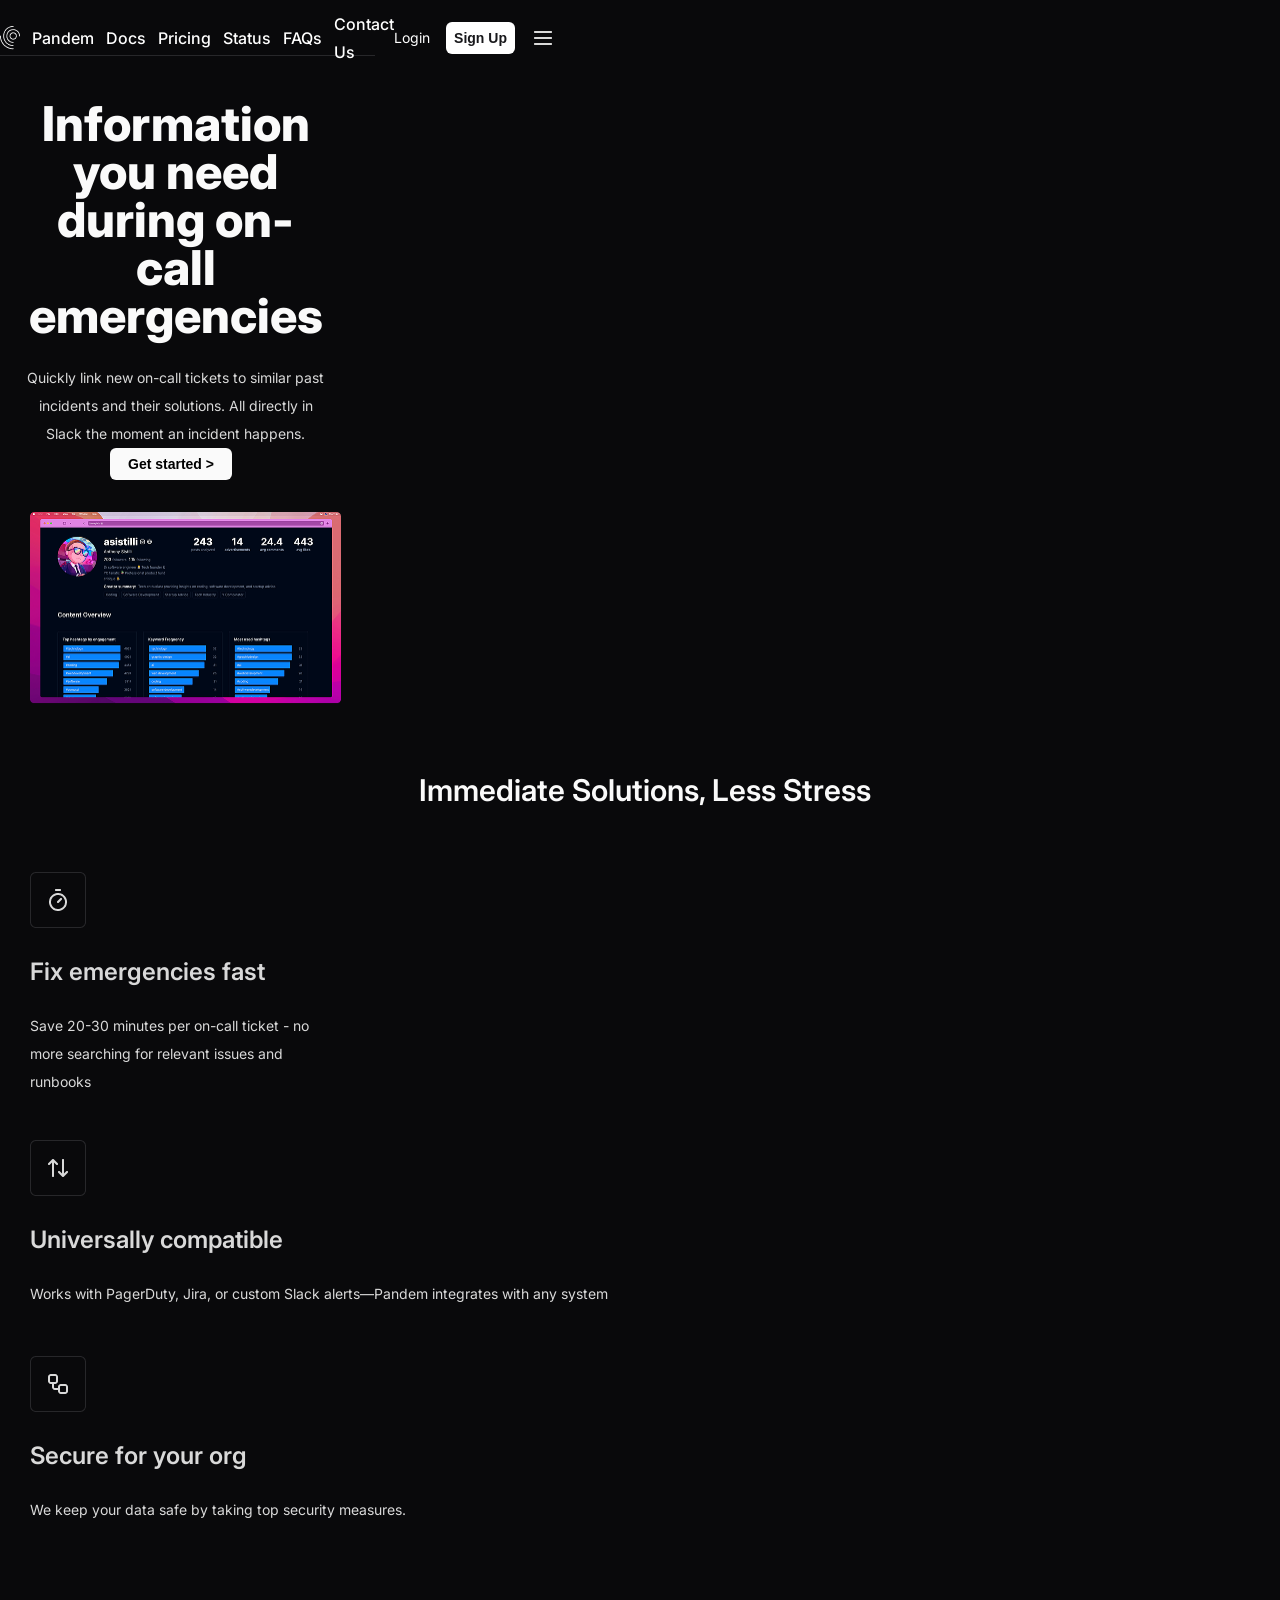
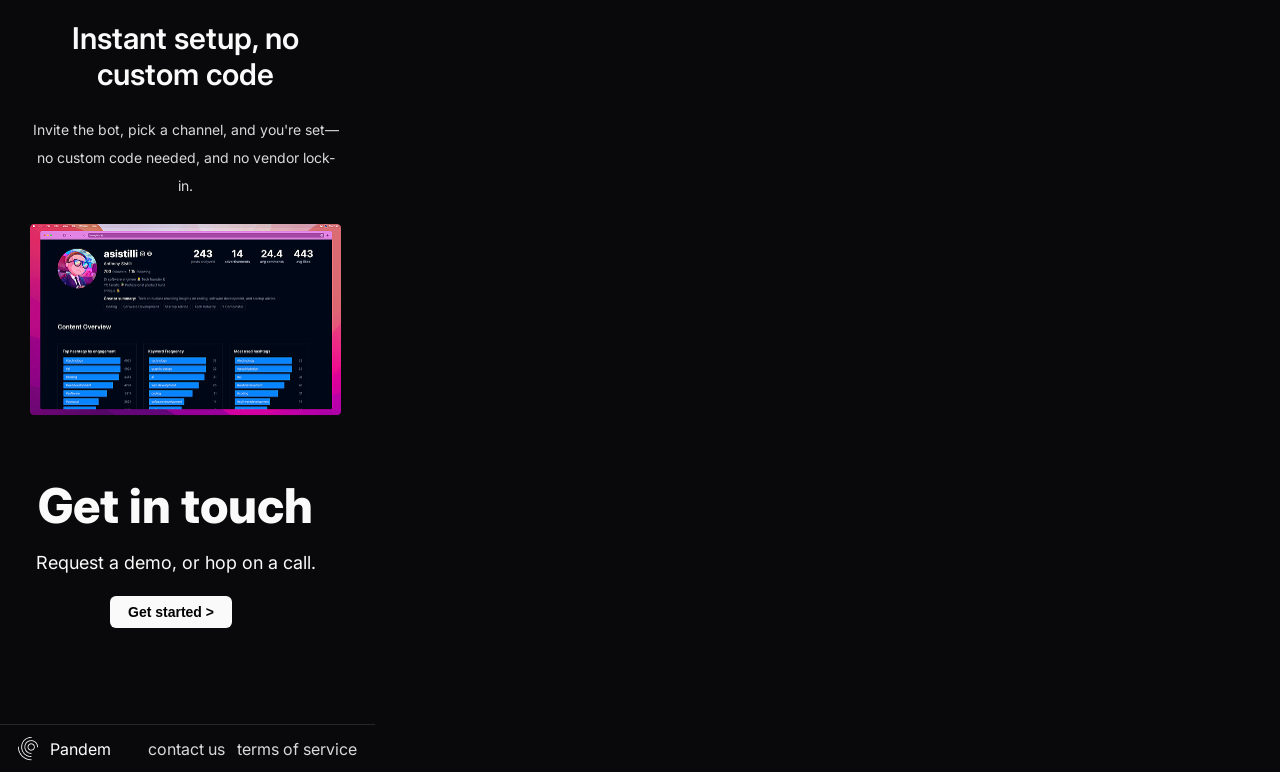
<file: index.html>
<!DOCTYPE html>
<html lang="en">
<head>
    <meta charset="UTF-8">
    <meta name="viewport" content="width=device-width, initial-scale=1.0">
    <title>IA2 - Examen HTML/CSS/RSS</title>
    <link rel="stylesheet" href="estilos.css">
    <link href="https://fonts.googleapis.com/css2?family=Inter:ital,opsz,wght@0,14..32,100..900;1,14..32,100..900&display=swap" rel="stylesheet">
</head>
<body>
    <header>
        <div class="headerizq">
            <img src="imagenes/Logo.png" alt="Logo">
            <span>Pandem</span>
            <span class="escondido">Docs</span>
            <span class="escondido">Pricing</span>
            <span class="escondido">Status</span>
            <span class="escondido">FAQs</span>
            <span class="escondido">Contact Us</span>
        </div>
        <div class="headerder">
            <p>Login</p>
            <button>Sign Up</button>
            <img src="imagenes/igual.png" alt="Igual">
        </div>
    </header>
    <main>
        <div class="infoimportante">
            <h1>Information you need during on-call emergencies</h1>
            <p>Quickly link new on-call tickets to similar past incidents and their solutions. All directly in Slack the moment an incident happens.</p>
        </div>
        <div class="empieza">
            <button>Get started  ></button>
        </div>
        <div class="estadistica">
            <img src="imagenes/estadisticas.png" alt="estadisticas">
        </div>
        <div class="Soluciones">
            <h2>Immediate Solutions, Less Stress</h2>
        </div>
        <div class="Solucionesdiv">
                <div class="Solucion1">
                    <img src="imagenes/tiempoicono.png" alt="Icono del tiempo">
                    <h3>Fix emergencies fast</h3>
                    <p>Save 20-30 minutes per on-call ticket - no more searching for relevant issues and runbooks</p>
                </div>
                <div class="Solucion2">
                    <img src="imagenes/flechasicono.png" alt="Icono de flechas">
                    <h3>Universally compatible</h3>
                    <p>Works with PagerDuty, Jira, or custom Slack alerts—Pandem integrates with any system</p>
                </div>
                <div class="Solucion3">
                    <img src="imagenes/seguridad.png" alt="Icono de seguridad">
                    <h3>Secure for your org</h3>
                    <p>We keep your data safe by taking top security measures.</p>
                </div>
        </div>                 
        </div>
        <div class="Setup">
            <h2>Instant setup, no custom code</h2>
            <p>Invite the bot, pick a channel, and you're set—no custom code needed, and no vendor lock-in.</p>
            <img src="imagenes/estadisticas.png" alt="estadisticas">
        </div>
        <div class="Contacta">
            <h1>Get in touch</h1>
            <h5>Request a demo, or hop on a call.</h5>
            <button>Get started  ></button>
        </div>
    </main>
    <footer>
        <div class="Pie">
            <img src="imagenes/Logo.png" alt="Logo">
            <span>Pandem</span>
        </div>
        <div class="Servicios">
            <p>contact us</p>
            <p>terms of service</p>
        </div>
    </footer>
</body>
</html>
</file>
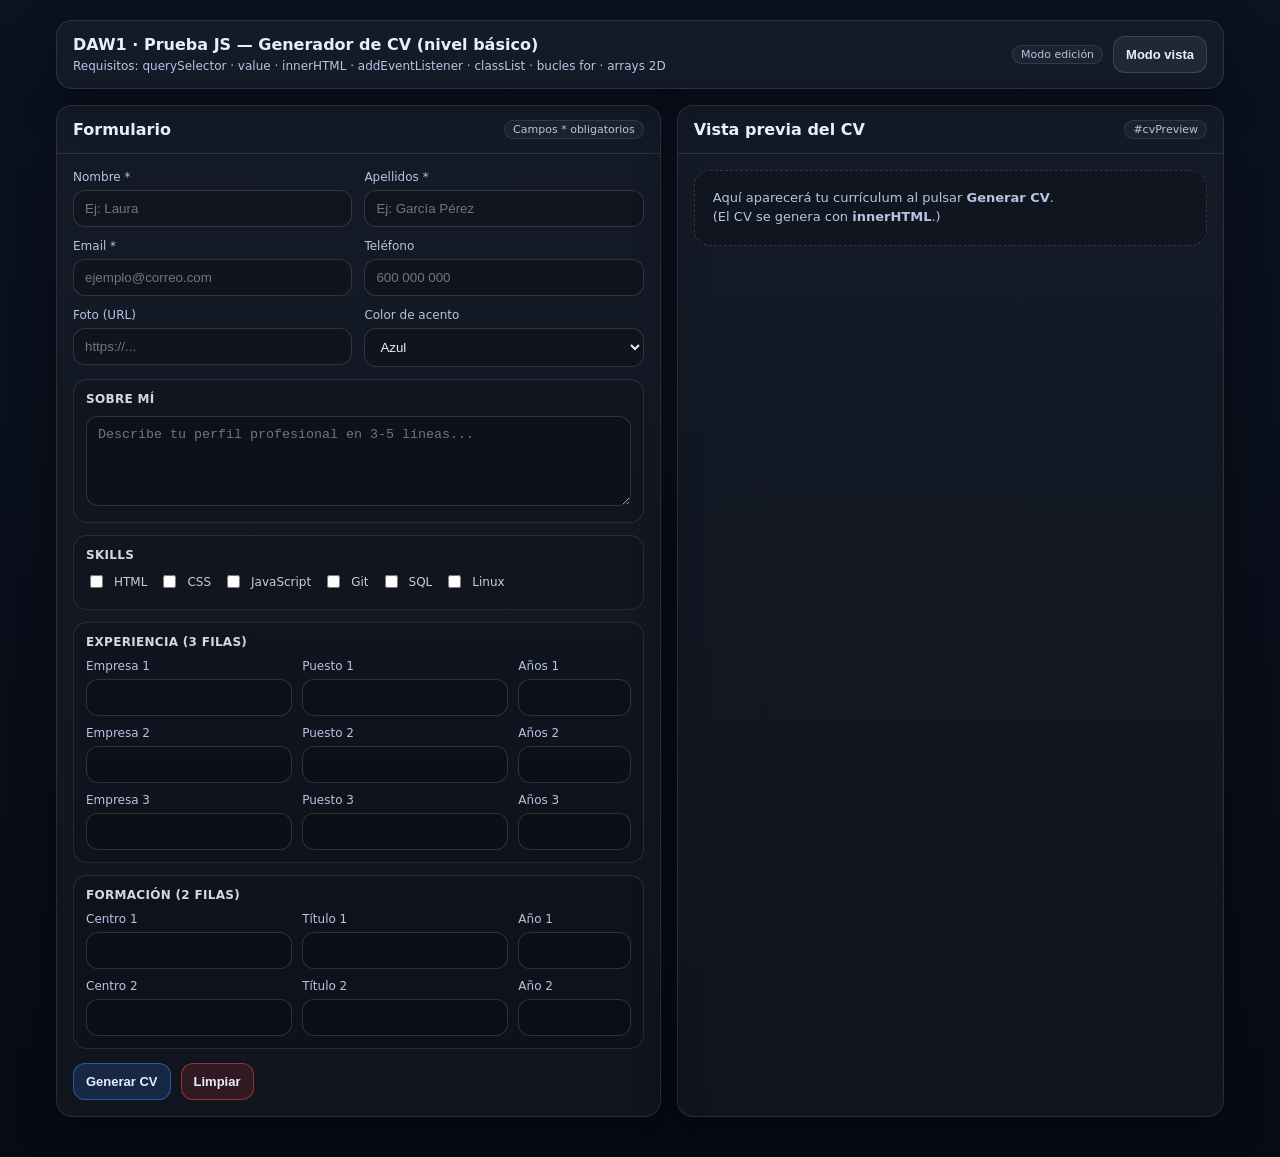
<file: JSExamen/index.html>
<!doctype html>
<html lang="es">
<head>
  <meta charset="utf-8" />
  <meta name="viewport" content="width=device-width,initial-scale=1" />
  <title>DAW1 · Prueba JS · Generador de CV (Básico)</title>

  <style>
    /* =========================================================
      CSS BASE (PLANTILLA)
      - Colores, tipografía, layout 2 columnas
      - Clases útiles: .hidden, .error, .accent-*
    ========================================================== */
    :root{
      --bg:#0b1220;
      --text:#e8eefc;
      --muted:#b7c3e3;
      --line:rgba(255,255,255,.10);
      --radius:16px;
      --shadow: 0 16px 40px rgba(0,0,0,.35);
      --accent:#3b82f6;
    }

    *{box-sizing:border-box}
    body{
      margin:0;
      font-family: system-ui, -apple-system, Segoe UI, Roboto, Arial, sans-serif;
      background: linear-gradient(180deg, var(--bg), #070b14);
      color:var(--text);
    }

    /* =========================================================
      HEADER
      - Barra superior con título + botón Modo vista/edición
    ========================================================== */
    header{
      padding: 20px 16px 0;
      max-width: 1200px;
      margin: 0 auto;
    }
    .topbar{
      display:flex;
      align-items:center;
      justify-content:space-between;
      gap:16px;
      padding: 14px 16px;
      background: rgba(255,255,255,.04);
      border: 1px solid var(--line);
      border-radius: var(--radius);
      box-shadow: var(--shadow);
    }
    h1{
      margin:0;
      font-size: 16px;
      font-weight: 700;
    }
    .subtitle{
      margin:4px 0 0;
      font-size: 12px;
      color: var(--muted);
      line-height: 1.35;
    }
    .top-actions{
      display:flex;
      gap:10px;
      align-items:center;
      flex-wrap:wrap;
      justify-content:flex-end;
    }

    /* =========================================================
      LAYOUT PRINCIPAL (2 columnas)
      - Izquierda: formulario
      - Derecha: preview del CV
    ========================================================== */
    .wrap{
      max-width:1200px;
      margin: 16px auto 40px;
      padding: 0 16px;
      display:grid;
      grid-template-columns: 1.05fr .95fr;
      gap: 16px;
    }
    @media (max-width: 980px){
      .wrap{grid-template-columns:1fr}
    }

    /* =========================================================
      TARJETAS (contenedores)
    ========================================================== */
    .card{
      background: rgba(255,255,255,.04);
      border: 1px solid var(--line);
      border-radius: var(--radius);
      box-shadow: var(--shadow);
      overflow:hidden;
    }
    .card-h{
      padding: 14px 16px;
      display:flex;
      align-items:center;
      justify-content:space-between;
      gap:10px;
      border-bottom:1px solid var(--line);
    }
    .card-b{
      padding: 16px;
    }

    /* =========================================================
      FORMULARIO (inputs)
    ========================================================== */
    .grid2{
      display:grid;
      grid-template-columns: 1fr 1fr;
      gap: 12px;
    }
    @media (max-width: 560px){
      .grid2{grid-template-columns:1fr}
    }

    label{
      display:block;
      font-size: 12px;
      color: var(--muted);
      margin-bottom:6px;
    }
    input, textarea, select{
      width:100%;
      padding: 10px 11px;
      border-radius: 12px;
      border: 1px solid rgba(255,255,255,.14);
      background: rgba(0,0,0,.18);
      color: var(--text);
      outline:none;
    }
    textarea{min-height: 90px; resize: vertical}

    .section{
      padding: 12px;
      border: 1px solid var(--line);
      border-radius: 14px;
      background: rgba(0,0,0,.10);
      margin-top: 12px;
    }
    .section-title{
      margin:0 0 10px;
      font-size: 12px;
      letter-spacing:.3px;
      text-transform: uppercase;
      color: rgba(231,238,252,.9);
    }

    /* Fila 3 columnas para tablas "manuales" (empresa/puesto/años, etc.) */
    .row3{
      display:grid;
      grid-template-columns: 1.1fr 1.1fr .6fr;
      gap: 10px;
      margin-top:10px;
    }
    @media (max-width: 560px){
      .row3{grid-template-columns:1fr}
    }

    /* Skills como checkboxes */
    .skills{
      display:flex;
      flex-wrap:wrap;
      gap:10px 12px;
    }
    .skills .slabel{
      display:flex;
      align-items:center;
      gap:8px;
      font-size: 12px;
      color: rgba(231,238,252,.85);
    }
    .skills input{width:auto}

    /* =========================================================
      BOTONES
    ========================================================== */
    button{
      cursor:pointer;
      border: 1px solid rgba(255,255,255,.14);
      background: rgba(255,255,255,.06);
      color: var(--text);
      padding: 10px 12px;
      border-radius: 12px;
      font-weight: 650;
      font-size: 13px;
    }
    button:hover{background: rgba(255,255,255,.10)}
    .primary{
      border-color: rgba(59,130,246,.55);
      background: rgba(59,130,246,.18);
    }
    .danger{
      border-color: rgba(239,68,68,.55);
      background: rgba(239,68,68,.14);
    }

    /* =========================================================
      CLASES "FUNCIONALES" (para JS)
      - .hidden: ocultar el cuerpo del formulario en modo vista
      - .error: marcar campos requeridos
    ========================================================== */
    .hidden{ display:none !important; }
    .error{
      border-color: rgba(239,68,68,.8) !important;
      background: rgba(239,68,68,.10) !important;
    }

    /* =========================================================
      PREVIEW DEL CV
      - Contenedor #cvPreview
      - Bloque .cv con cabecera, secciones, tablas
    ========================================================== */
    #cvPreview{ min-height: 520px; }

    .placeholder{
      padding: 18px;
      border-radius: 16px;
      border: 1px dashed rgba(255,255,255,.14);
      color: var(--muted);
      font-size: 13px;
      line-height:1.45;
      background: rgba(0,0,0,.14);
    }

    .cv{
      border-radius: 18px;
      overflow:hidden;
      border: 1px solid var(--line);
      background: rgba(0,0,0,.18);
    }
    .cv-head{
      padding: 16px;
      border-bottom: 1px solid var(--line);
      display:flex;
      gap: 14px;
      align-items:center;
      background: rgba(255,255,255,.04);
    }
    .avatar{
      width: 74px;
      height: 74px;
      border-radius: 16px;
      object-fit: cover;
      border: 2px solid rgba(255,255,255,.10);
      background: rgba(255,255,255,.06);
      flex: 0 0 auto;
    }
    .cv h2{
      margin:0;
      font-size: 18px;
      line-height:1.1;
    }
    .meta{
      margin-top: 6px;
      font-size: 12px;
      color: rgba(231,238,252,.78);
      display:flex;
      flex-wrap:wrap;
      gap: 8px 14px;
    }

    .cv-body{
      padding: 14px 16px 18px;
      display:grid;
      gap: 14px;
    }
    .cv-sec h3{
      margin: 0 0 8px;
      font-size: 12px;
      letter-spacing:.35px;
      text-transform: uppercase;
      color: rgba(231,238,252,.92);
    }
    .cv p{
      margin:0;
      color: rgba(231,238,252,.82);
      line-height:1.4;
      font-size: 13px;
    }
    .cv ul{
      margin:0;
      padding-left: 18px;
      color: rgba(231,238,252,.82);
      font-size: 13px;
      line-height:1.5;
    }
    .cv table{
      width:100%;
      border-collapse: collapse;
      font-size: 13px;
      color: rgba(231,238,252,.82);
      border-radius: 12px;
      overflow:hidden;
      border:1px solid var(--line);
    }
    .cv th, .cv td{
      padding: 10px 10px;
      border-bottom: 1px solid var(--line);
      text-align:left;
      vertical-align:top;
    }
    .cv th{
      color: rgba(231,238,252,.92);
      background: rgba(255,255,255,.04);
      font-weight: 700;
    }
    .cv tr:last-child td{border-bottom:none}

    /* =========================================================
      ACENTO POR CLASE (JS debe añadir/quitar estas clases)
    ========================================================== */
    .accent-blue{ --accent:#3b82f6; }
    .accent-green{ --accent:#22c55e; }
    .accent-red{ --accent:#ef4444; }
    .accent-purple{ --accent:#a855f7; }

    /* Pequeña barra de acento (opcional) */
    .accent-bar{
      height: 3px;
      background: var(--accent);
    }

    /* Badge simple */
    .badge{
      font-size: 11px;
      padding: 2px 8px;
      border-radius: 999px;
      border:1px solid var(--line);
      color: var(--muted);
      background: rgba(255,255,255,.04);
      white-space:nowrap;
    }
  </style>
</head>

<body>

  <!-- =========================================================
    HEADER (SIEMPRE VISIBLE)
    - Botón de modo fuera del formulario para poder volver desde modo vista
  ========================================================== -->
  <header>
    <div class="topbar">
      <div>
        <h1>DAW1 · Prueba JS — Generador de CV (nivel básico)</h1>
        <p class="subtitle">Requisitos: querySelector · value · innerHTML · addEventListener · classList · bucles for · arrays 2D</p>
      </div>

      <div class="top-actions">
        <span class="badge" id="modeBadge">Modo edición</span>
        <button type="button" id="btnToggle">Modo vista</button>
      </div>
    </div>
  </header>

  <!-- =========================================================
    MAIN (2 columnas)
  ========================================================== -->
  <main class="wrap">

    <!-- =========================================================
      COLUMNA IZQUIERDA: FORMULARIO
    ========================================================== -->
    <section class="card" id="formCard">
      <div class="card-h">
        <strong>Formulario</strong>
        <span class="badge">Campos * obligatorios</span>
      </div>

      <!-- IMPORTANTE: esto es lo que se oculta en modo vista -->
      <div class="card-b" id="formBody">
        <form id="formCV" novalidate>

          <!-- ===== Datos personales ===== -->
          <div class="grid2">
            <div>
              <label for="nombre">Nombre *</label>
              <input id="nombre" type="text" placeholder="Ej: Laura" />
            </div>
            <div>
              <label for="apellidos">Apellidos *</label>
              <input id="apellidos" type="text" placeholder="Ej: García Pérez" />
            </div>

            <div>
              <label for="email">Email *</label>
              <input id="email" type="email" placeholder="ejemplo@correo.com" />
            </div>
            <div>
              <label for="telefono">Teléfono</label>
              <input id="telefono" type="text" placeholder="600 000 000" />
            </div>

            <div>
              <label for="fotoUrl">Foto (URL)</label>
              <input id="fotoUrl" type="text" placeholder="https://..." />
            </div>
            <div>
              <label for="accentColor">Color de acento</label>
              <select id="accentColor">
                <option value="blue">Azul</option>
                <option value="green">Verde</option>
                <option value="red">Rojo</option>
                <option value="purple">Morado</option>
              </select>
            </div>
          </div>

          <!-- ===== Sobre mí ===== -->
          <div class="section">
            <h3 class="section-title">Sobre mí</h3>
            <textarea id="sobreMi" placeholder="Describe tu perfil profesional en 3-5 líneas..."></textarea>
          </div>

          <!-- =========================================================
            SKILLS (sin querySelectorAll)
            - Cada checkbox tiene su id (#skHtml, #skCss, etc.)
            - JS leerá cada uno con querySelector y .checked
          ========================================================== -->
          <div class="section">
            <h3 class="section-title">Skills</h3>
            <div class="skills">
              <label class="slabel"><input id="skHtml" type="checkbox" value="HTML"> HTML</label>
              <label class="slabel"><input id="skCss" type="checkbox" value="CSS"> CSS</label>
              <label class="slabel"><input id="skJs" type="checkbox" value="JavaScript"> JavaScript</label>
              <label class="slabel"><input id="skGit" type="checkbox" value="Git"> Git</label>
              <label class="slabel"><input id="skSql" type="checkbox" value="SQL"> SQL</label>
              <label class="slabel"><input id="skLinux" type="checkbox" value="Linux"> Linux</label>
            </div>
          </div>

          <!-- =========================================================
            EXPERIENCIA (3 filas fijas)
            - JS construirá array 2D: [[empresa, puesto, años], ...]
          ========================================================== -->
          <div class="section">
            <h3 class="section-title">Experiencia (3 filas)</h3>

            <div class="row3">
              <div><label for="expEmpresa1">Empresa 1</label><input id="expEmpresa1" type="text" /></div>
              <div><label for="expPuesto1">Puesto 1</label><input id="expPuesto1" type="text" /></div>
              <div><label for="expAnos1">Años 1</label><input id="expAnos1" type="number" min="0" /></div>
            </div>

            <div class="row3">
              <div><label for="expEmpresa2">Empresa 2</label><input id="expEmpresa2" type="text" /></div>
              <div><label for="expPuesto2">Puesto 2</label><input id="expPuesto2" type="text" /></div>
              <div><label for="expAnos2">Años 2</label><input id="expAnos2" type="number" min="0" /></div>
            </div>

            <div class="row3">
              <div><label for="expEmpresa3">Empresa 3</label><input id="expEmpresa3" type="text" /></div>
              <div><label for="expPuesto3">Puesto 3</label><input id="expPuesto3" type="text" /></div>
              <div><label for="expAnos3">Años 3</label><input id="expAnos3" type="number" min="0" /></div>
            </div>
          </div>

          <!-- =========================================================
            FORMACIÓN (2 filas fijas)
            - JS construirá array 2D: [[centro, titulo, año], ...]
          ========================================================== -->
          <div class="section">
            <h3 class="section-title">Formación (2 filas)</h3>

            <div class="row3">
              <div><label for="eduCentro1">Centro 1</label><input id="eduCentro1" type="text" /></div>
              <div><label for="eduTitulo1">Título 1</label><input id="eduTitulo1" type="text" /></div>
              <div><label for="eduAno1">Año 1</label><input id="eduAno1" type="number" min="1900" /></div>
            </div>

            <div class="row3">
              <div><label for="eduCentro2">Centro 2</label><input id="eduCentro2" type="text" /></div>
              <div><label for="eduTitulo2">Título 2</label><input id="eduTitulo2" type="text" /></div>
              <div><label for="eduAno2">Año 2</label><input id="eduAno2" type="number" min="1900" /></div>
            </div>
          </div>

          <!-- ===== Botones principales ===== -->
          <div style="display:flex;gap:10px;flex-wrap:wrap;margin-top:14px;">
            <button type="button" class="primary" id="btnGenerar">Generar CV</button>
            <button type="button" class="danger" id="btnLimpiar">Limpiar</button>
          </div>

        </form>
      </div>
    </section>

    <!-- =========================================================
      COLUMNA DERECHA: PREVIEW
    ========================================================== -->
    <section class="card">
      <div class="card-h">
        <strong>Vista previa del CV</strong>
        <span class="badge">#cvPreview</span>
      </div>
      <div class="card-b" id="cvPreview">
        <div class="placeholder">
          Aquí aparecerá tu currículum al pulsar <b>Generar CV</b>.<br/>
          (El CV se genera con <b>innerHTML</b>.)
        </div>
      </div>
    </section>

  </main>

  <script>
    const boton = document.querySelector('#btnGenerar');
    const inputnombre = document.querySelector('#nombre');
    const nombre = document.getElementById('nombre');
    const apellido = document.getElementById('apellidos');
    const inputapellido = document.querySelector('#apellidos');    
    const inputemail = document.getElementById('#email');
    const inputfotoUrl = document.getElementById('#fotoUrl');
    const inputColor = document.getElementById('accentColor')
    const color = document.querySelector('#accentColor');
    const botonlimpiar = document.querySelector('#btnLimpiar');
    const modoVista = document.querySelector('#btnToggle');
    const sobreMi = document.querySelector('#sobreMi');
    const inputtelefono = document.querySelector('#telefono');
    const telefono = document.getElementById('telefono')



    boton.addEventListener ('click', actualizarNombre );
    function actualizarNombre () {
        console.log(inputnombre.value);
        console.log(nombre.value);
        nombre.innerHTML = inputnombre.value;
        console.log(inputnombre.innerHTML);

    };

    boton.addEventListener ('click', actualizarColor );
    function actualizarColor () {
        inputColor.innerHTML = color.value;
        console.log(color);
    };

    botonlimpiar.addEventListener('click', borrarTodo);
    function borrarTodo () {
        
    };

    modoVista.addEventListener('click', Vista);
    function Vista () {
        color = hidden;
    };

    boton.addEventListener('click', actualizarApellido);
    function actualizarApellido () {
        console.log(apellido.value);
        console.log(inputapellido.value);
        apellido.innerHTML = inputapellido.value;
    }

    boton.addEventListener ('click', actualizarDescripcion);
    function actualizarDescripcion () {
        
    }

  </script>
</body>
</html>
</file>
<file: estilos.css>
* {
    padding: 0;
    margin: 0;
    box-sizing: border-box;
}

body, footer {
    background-color: #09090B;
    font-family: "Inter", sans-serif;

}

header {
    width: 375px;
    height: 56px;
    display: flex;
    justify-content: space-around;
    align-items: center;
    padding-top: 20px;
    border-bottom: 1px solid #27272A
}

.escondido span {
    overflow: hidden;
}

.headerizq {
    display: flex;
    align-items: center;
    justify-content: center;
    gap: 12px;
}

.headerizq img {
    width: 20;
    height: 23;
}

.headerizq span {
    font-weight: 500;
    font-style: Medium;
    font-size: 16px;
    line-height: 28px;
    letter-spacing: 0%;
    color: #FFFFFF;
}


.headerder {
    display: flex;
    align-items: center;
    justify-content: center;
    gap: 16px;
}

.headerder p {
    font-weight: 400;
    font-size: 14px;
    line-height: 28px;
    letter-spacing: 0%;
    color:#FFFFFF;
}

.headerder button{
    font-weight: 600;
    font-size: 14px;
    line-height: 28px;
    letter-spacing: 0%;
    color: #18181B;
    background-color: white;
    width: 69px;
    height: 32px;
    border-radius: 6px;
    border: none;
}

main {
    margin-left: 20px;
    margin-right: 20px;
}


.infoimportante {
    display: block;
    justify-content: center;
    align-items: center;
    width: 311px;
    height: 348px;
    margin-top: 44px;
}

.infoimportante h1{
    color: #FAFAFA;
    font-weight: 800;
    font-size: 48px;
    line-height: 48px;
    letter-spacing: -1.2%;
    text-align: center;
    margin-bottom: 24px;
}

.infoimportante p{
    color: #D9D9D9;
    font-weight: 400;
    font-size: 14px;
    line-height: 28px;
    letter-spacing: 0%;
    text-align: center;
}

.empieza button, .Contacta button{
    font-weight: 600;
    font-size: 14px;
    line-height: 28px;
    letter-spacing: 0%;
    width: 122px;
    height: 32px;
    gap: 8px;
    border-radius: 6px;
    background-color: #FAFAFA;
    border: none;
}

.empieza {
    margin-left: 90px;
    align-items: center;
    justify-content: center;
    margin-bottom: 32px;
}

.estadistica {
    margin-left: 10px;
}

.estadistica img {
    width: 311px;
    height: 192px;
    border-radius: 4px;
}

.Solucionesdiv, .Soluciones {
    margin-left: 10px;
    margin-top: 64px;
    gap: 24px;
}

.Soluciones h2 {
    font-weight: 600;
    font-size: 30px;
    line-height: 36px;
    letter-spacing: -0.75%;
    text-align: center;
    color: #FAFAFA;
}

.Solucion1, .Solucion2 {
    margin-bottom: 48px;
}

.Solucion1, .Solucione2 {
    width: 288px;
    height: 220px;
    gap: 24px;
}

.Solucion3 {
    width: 288;
    height: 192;
    margin-bottom: 96px;
}

.Solucion1 h3, .Solucion2 h3, .Solucion3 h3 {
    font-weight: 600;
    font-size: 24px;
    line-height: 32px;
    letter-spacing: -0.6%;
    color: #D9D9D9;
    margin-top: 24px;
    margin-bottom: 24px;
}

.Solucion1 img, .Solucion2 img, .Solucion3 img {
    width: 56px;
    height: 56px;
}

.Solucion1 p, .Solucion2 p, .Solucion3 p {
    font-weight: 400;
    font-size: 14px;
    line-height: 28px;
    letter-spacing: 0%;
    color: #D9D9D9;
}

.Setup {
    margin-left: 10px;
    width: 311px;
    height: 192px;
    border-radius: 4px;
}

.Setup h2 {
    font-weight: 600;
    font-size: 30px;
    line-height: 36px;
    letter-spacing: -0.75%;
    text-align: center;
    color: #FAFAFA;
    margin-bottom: 24px;
}

.Setup p {
    margin-bottom: 24px;
    font-weight: 400;
    font-size: 14px;
    line-height: 28px;
    letter-spacing: 0%;
    text-align: center;
    color:#D9D9D9;
}

.Setup img {
    width: 311px;
    height: 192.11px;
}

.Contacta {
    margin-top: 270px;
    width: 311px;
    height: 146px;
    gap: 24px;
    margin-bottom: 96px;
}

.Contacta h1 {
    font-weight: 800;
    font-size: 48px;
    line-height: 48px;
    letter-spacing: -1.2%;
    text-align: center;
    color: #FAFAFA;
}

.Contacta h5 {
    font-weight: 400;
    font-size: 18px;
    line-height: 18px;
    letter-spacing: 0%;
    text-align: center;
    color: #FAFAFA;
    margin-top: 24px;
    margin-bottom: 24px;
}

.Contacta button {
    margin-left: 90px;
}

footer {
    width: 375px;
    height: 48px;
    border-top-width: 1px;
    display: flex;
    align-items: center;
    justify-content: space-around;
    border-top: 1px solid #27272A
}

.Pie {
    display: flex;
    align-items: center;
    justify-content: center;
    gap: 12px;
    color: #FFFFFF;
}

.Servicios {
    display: flex;
    align-items: center;
    justify-content: center;
    gap: 12px;
    color: #D9D9D9;
}

@media (width>=1399px) {
    header {
        width: 1440px;
        height: 48px;
    }

    .escondido {
        overflow: visible;
    }

    main {
        margin-left: 350px;
        margin-right: 250px;
        align-items: center;
        justify-content: center;
        width: 1240px;
        height: 2694px;
        margin-top: 144px;
    }

    .estadistica{
        padding-left: 200px;
        margin-top: 50px;
    }

    .infoimportante {
        width: 672px;
        height: 156px;
    }

    .infoimportante p {
        width: 672px;
        height: 36px;
        margin-bottom: 48px;
        font-weight: 400;
        font-size: 18px;
        line-height: 18px;
        letter-spacing: 0%;
        text-align: center;
    }

    .Soluciones {
        padding-right: 550px;

    }


    .Solucionesdiv {
        width: 960px;
        height: 316px;
        margin-bottom: 120px;
        display: flex;
    }

    .Solucion1 p, .Solucion2 p {
        width: 288px;
        height: 84px;
    }

    .Solucion3 p {
        width: 288px;
        height: 56px;
    }

    .Solucion h2{
        margin-right: 600px;
    }

    .Solucion1, .Solucion2, .Solucion3 {
        align-items: center;
        justify-content: center;
    }

    .empieza {
        margin-top: 48px;
        padding-left: 190px;
    }

    .Setup {
        padding-left: 100px;
        width: 672px;
        height: 595px;

    }

    .Setup h1 {
        font-weight: 800;
        font-size: 48px;
        line-height: 48px;
        letter-spacing: -1.2%;
        text-align: center;
    }

    .Setup h5 {
        font-weight: 400;
        font-size: 18px;
        line-height: 18px;
        letter-spacing: 0%;
        text-align: center;
        width: 672px;
        height: 36px;
    }

    .Setup img {
        margin-left: 120px;
    }

    .Contacta {
        margin-top: 120px;
        margin-left: 180px;

    }

    footer {
        width: 1440px;
        height: 48px;
        justify-content: space-between;
        padding-left: 100px;
        padding-right: 100px;
    }

    /* La versión de pc la he mirado en la resolución 1440 x 1080 */

}
</file>
